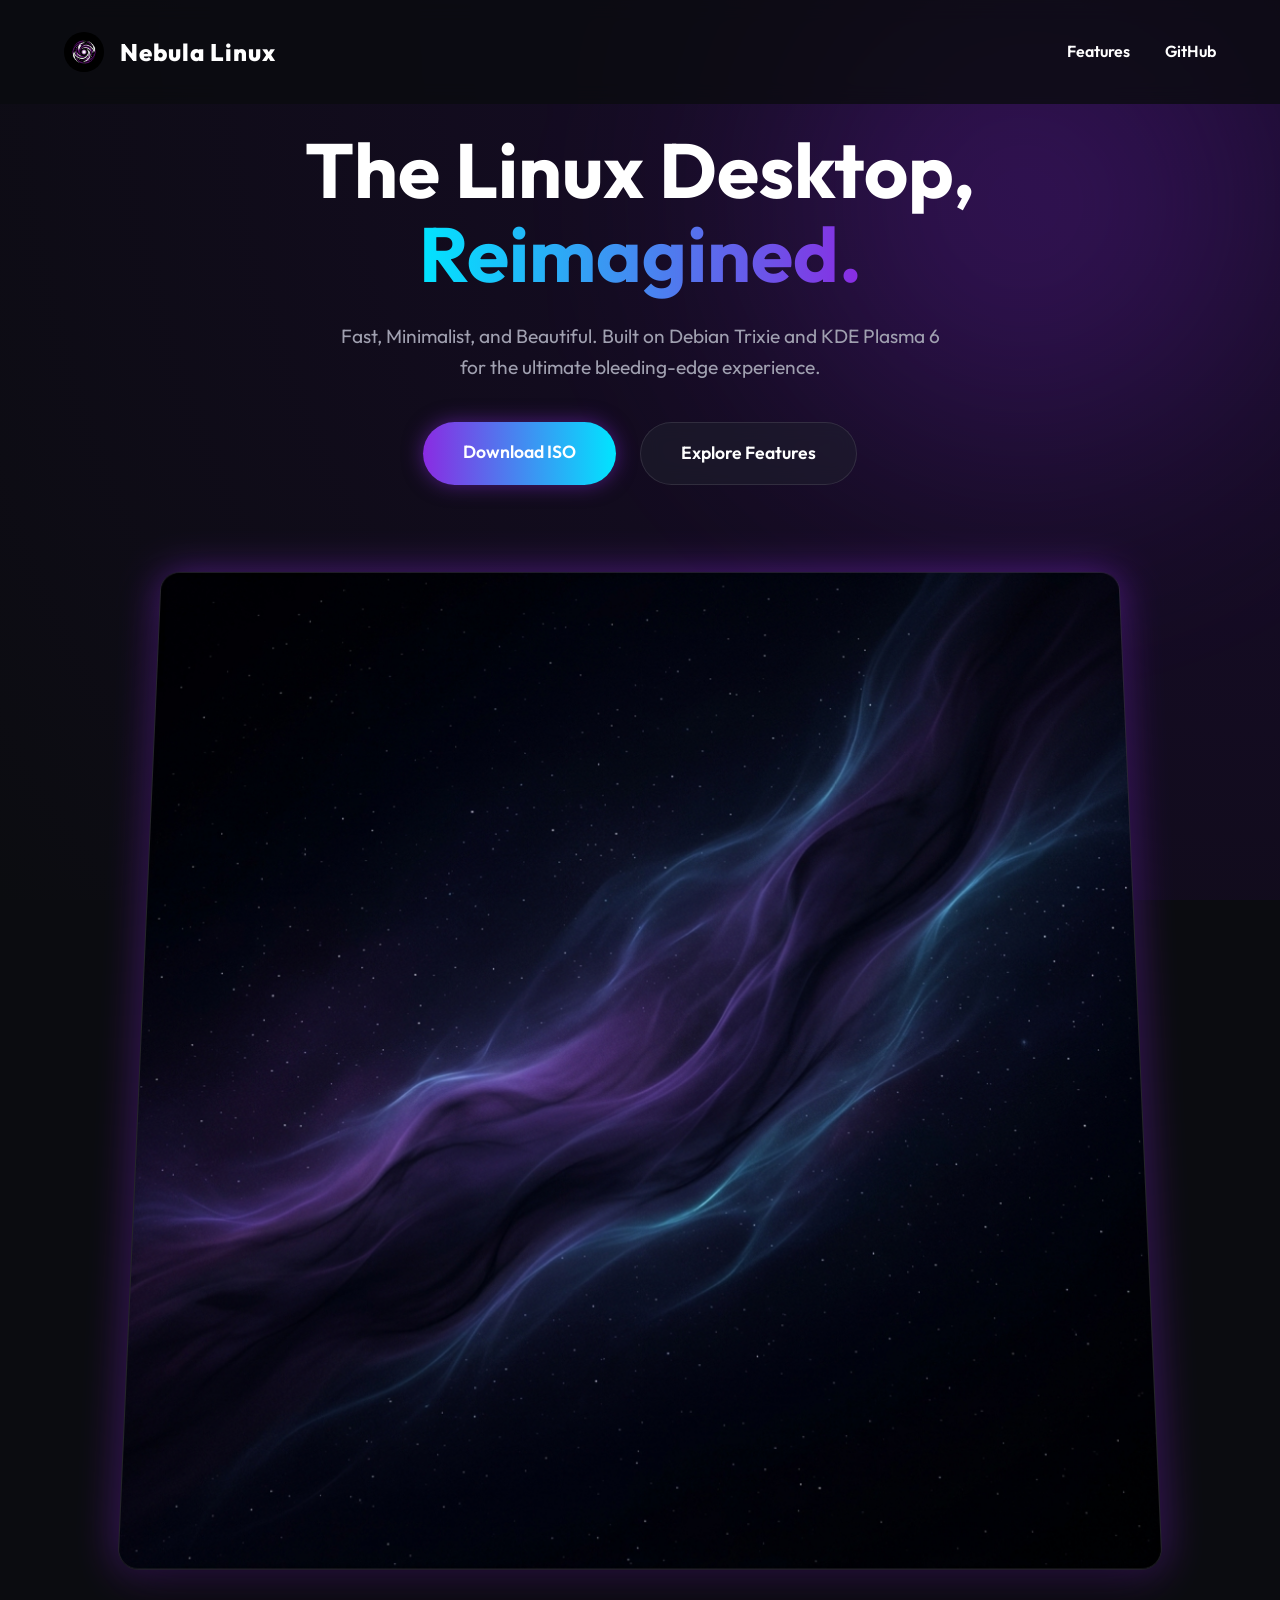
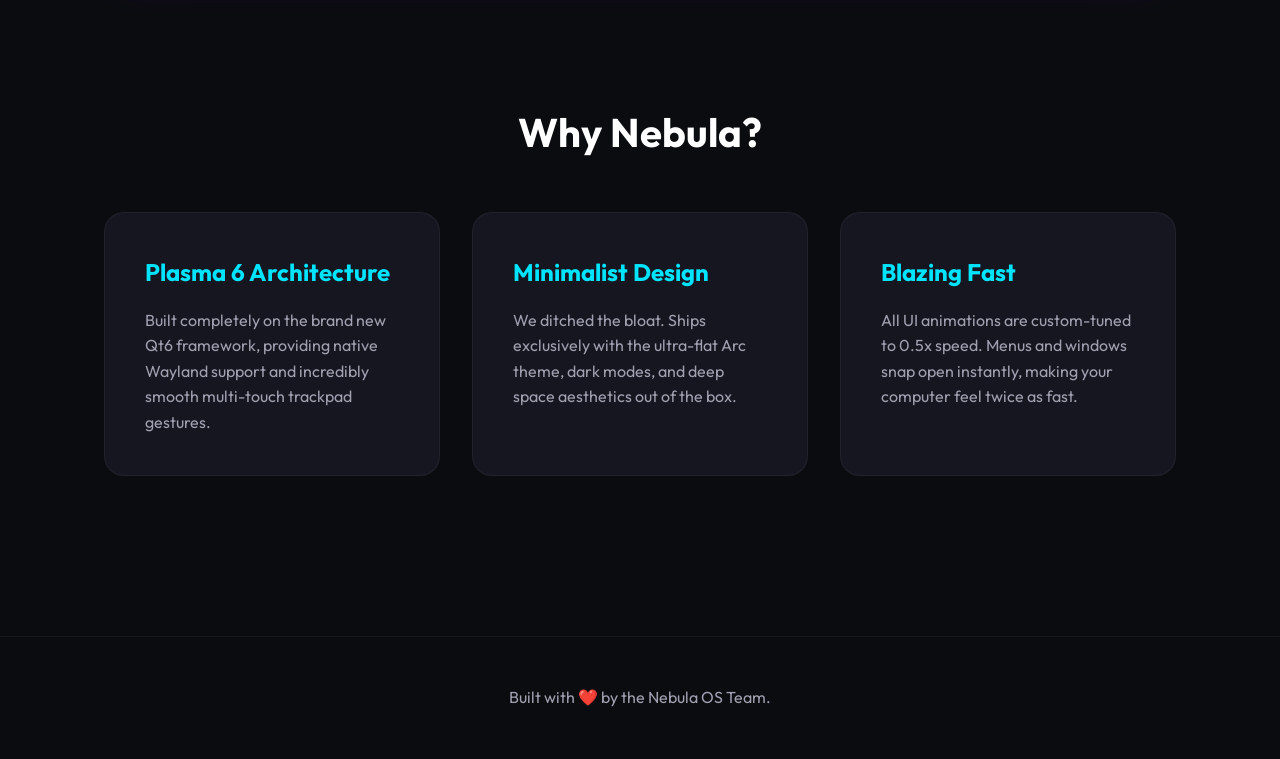
<file: website/index.html>
<!DOCTYPE html>
<html lang="en">
<head>
    <meta charset="UTF-8">
    <meta name="viewport" content="width=device-width, initial-scale=1.0">
    <title>Nebula Linux</title>
    <meta name="description" content="Fast, Minimalist, and Beautiful. A bleeding-edge Linux Distribution powered by Debian Trixie and KDE Plasma 6.">
    <link rel="stylesheet" href="style.css">
    <link href="https://fonts.googleapis.com/css2?family=Outfit:wght@300;400;600;800&display=swap" rel="stylesheet">
</head>
<body>
    <div class="background-wrapper">
        <div class="gradient-sphere"></div>
    </div>
    
    <nav>
        <div class="logo">
            <img src="assets/splash.png" alt="Nebula Logo" id="nav-logo">
            <span>Nebula Linux</span>
        </div>
        <div class="links">
            <a href="#features">Features</a>
            <a href="https://github.com/YOUR_USERNAME/nebula-linux" target="_blank">GitHub</a>
        </div>
    </nav>

    <header>
        <div class="hero-content">
            <h1 class="fade-in-up">The Linux Desktop,<br><span class="gradient-text">Reimagined.</span></h1>
            <p class="fade-in-up delay-1">Fast, Minimalist, and Beautiful. Built on Debian Trixie and KDE Plasma 6 for the ultimate bleeding-edge experience.</p>
            <div class="cta-buttons fade-in-up delay-2">
                <a href="#" class="btn-primary" id="download-btn">Download ISO</a>
                <a href="#features" class="btn-secondary">Explore Features</a>
            </div>
        </div>
        <div class="hero-image fade-in-up delay-3">
            <img src="assets/wallpaper.png" alt="Nebula Linux Desktop" class="glass-img">
        </div>
    </header>

    <section id="features" class="features-section">
        <h2 class="section-title">Why Nebula?</h2>
        <div class="grid">
            <div class="card hover-effect">
                <h3>Plasma 6 Architecture</h3>
                <p>Built completely on the brand new Qt6 framework, providing native Wayland support and incredibly smooth multi-touch trackpad gestures.</p>
            </div>
            <div class="card hover-effect">
                <h3>Minimalist Design</h3>
                <p>We ditched the bloat. Ships exclusively with the ultra-flat Arc theme, dark modes, and deep space aesthetics out of the box.</p>
            </div>
            <div class="card hover-effect">
                <h3>Blazing Fast</h3>
                <p>All UI animations are custom-tuned to 0.5x speed. Menus and windows snap open instantly, making your computer feel twice as fast.</p>
            </div>
        </div>
    </section>

    <footer>
        <p>Built with ❤️ by the Nebula OS Team.</p>
    </footer>
</body>
</html>
</file>
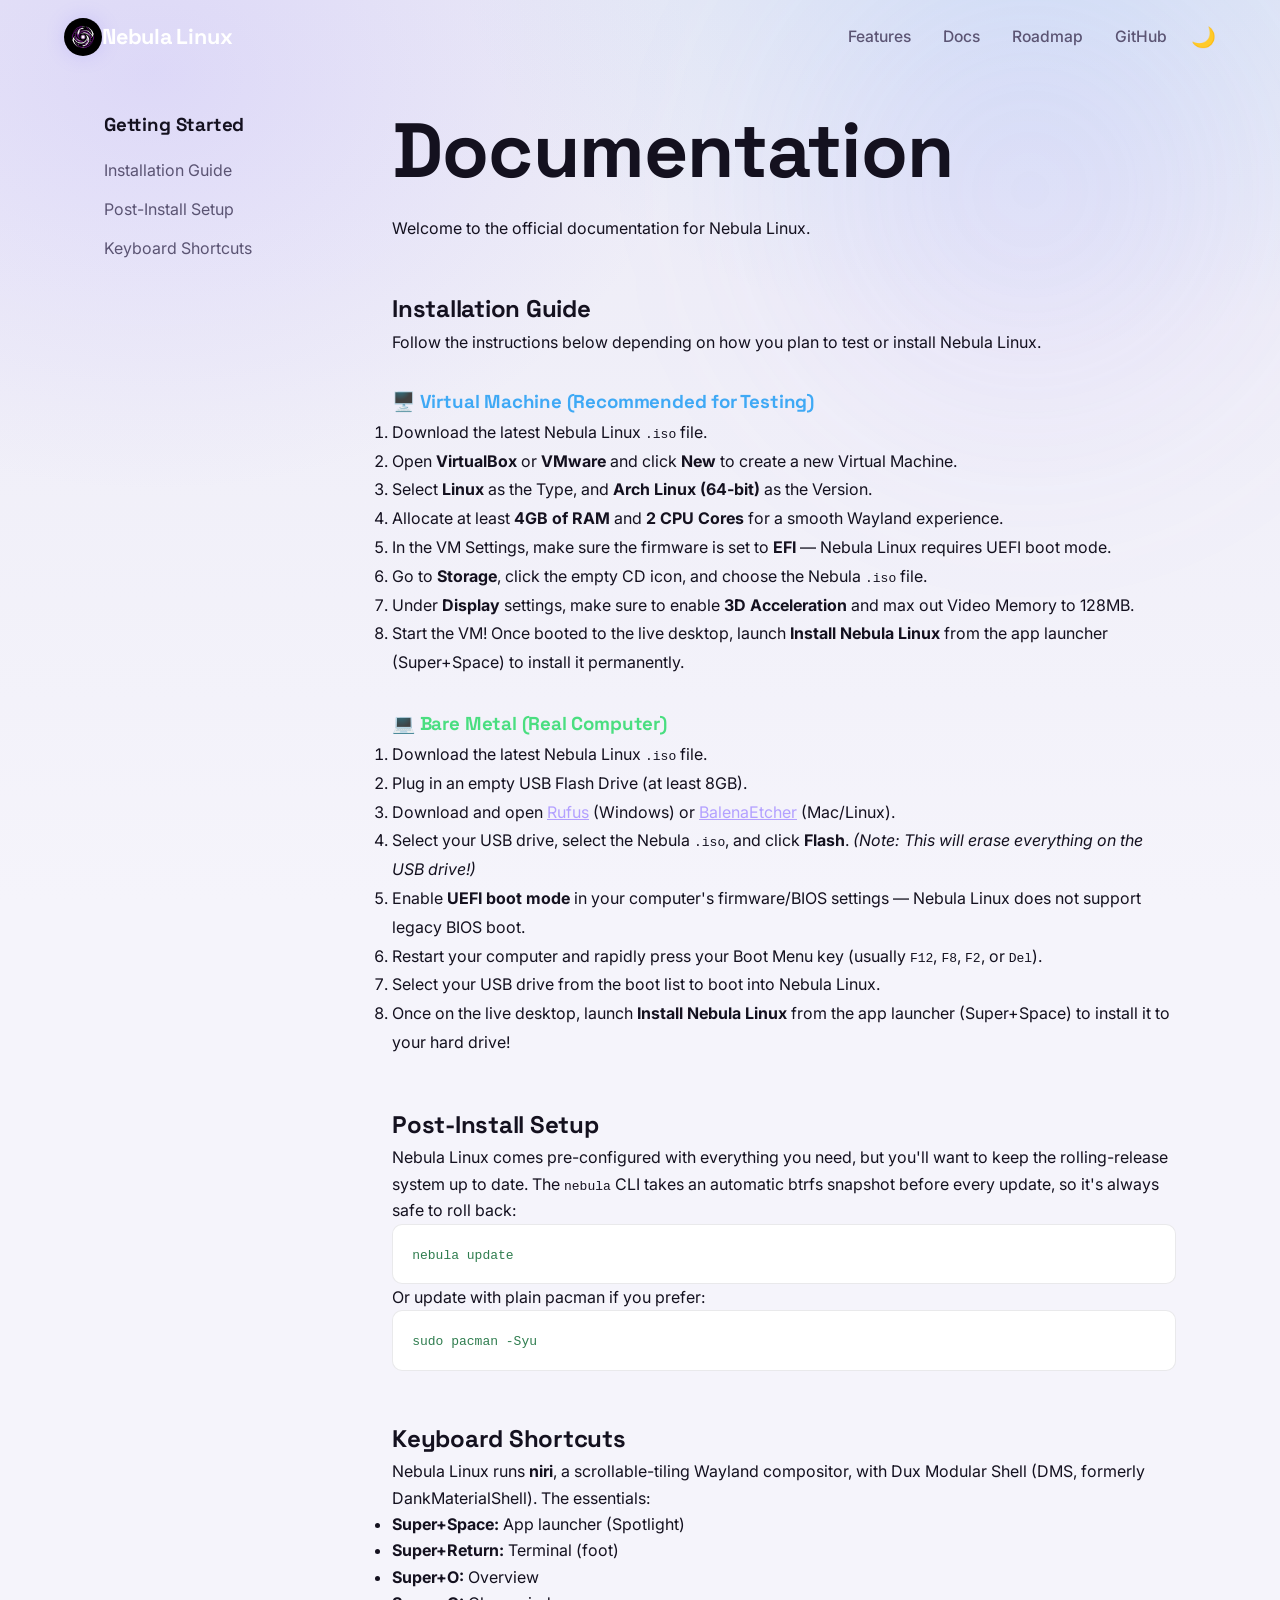
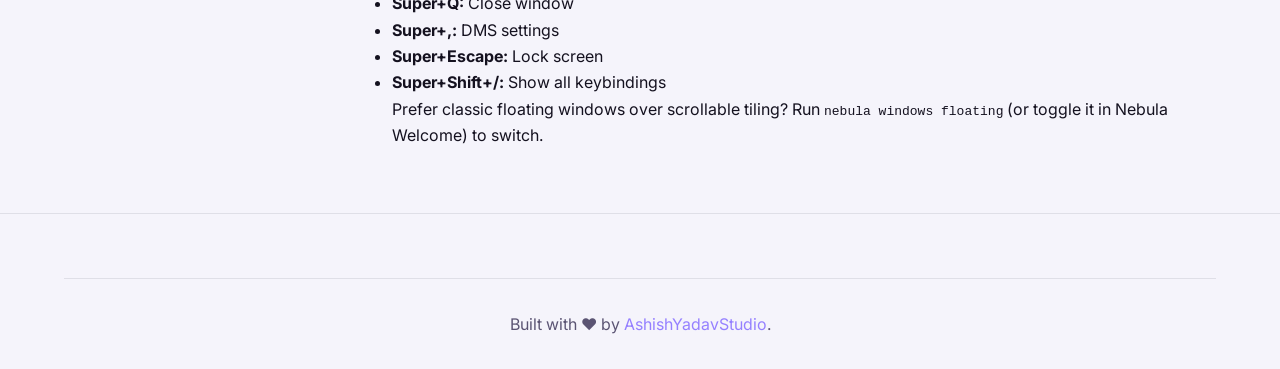
<file: docs/docs.html>
<!DOCTYPE html>
<html lang="en">
<head>
    <meta charset="UTF-8">
    <meta name="viewport" content="width=device-width, initial-scale=1.0">
    <!-- Google tag (gtag.js) -->
    <script async src="https://www.googletagmanager.com/gtag/js?id=G-D0PYKB84EZ"></script>
    <script>
      window.dataLayer = window.dataLayer || [];
      function gtag(){dataLayer.push(arguments);}
      gtag('js', new Date());
      gtag('config', 'G-D0PYKB84EZ');
    </script>
    <title>Documentation - Nebula Linux</title>
    <link rel="stylesheet" href="style.css">
    <link rel="preconnect" href="https://fonts.googleapis.com">
    <link rel="preconnect" href="https://fonts.gstatic.com" crossorigin>
    <link href="https://fonts.googleapis.com/css2?family=Space+Grotesk:wght@400;500;600;700&family=Inter:wght@300;400;500;600&family=JetBrains+Mono:wght@400;600&family=Outfit:wght@300;400;600;800&display=swap" rel="stylesheet">
    <script src="script.js" defer></script>
</head>
<body class="light-mode">
    <div class="background-wrapper">
        <div class="gradient-sphere"></div>
    </div>
    
    <nav>
        <div class="logo">
            <a href="index.html" style="display:flex; align-items:center; text-decoration:none; color:white;">
                <img src="assets/splash.png" alt="Nebula Logo" id="nav-logo">
                <span>Nebula Linux</span>
            </a>
        </div>
        <div class="links">
            <a href="index.html#features">Features</a>
            <a href="docs.html">Docs</a>
            <a href="roadmap.html">Roadmap</a>
            <a href="https://github.com/nebula-linux-os/Nebula-Linux" target="_blank">GitHub</a>
            <button id="theme-toggle" class="theme-btn">☀️</button>
        </div>
    </nav>

    <div class="docs-container">
        <aside class="docs-sidebar">
            <h3>Getting Started</h3>
            <ul>
                <li><a href="#installation">Installation Guide</a></li>
                <li><a href="#post-install">Post-Install Setup</a></li>
                <li><a href="#keybinds">Keyboard Shortcuts</a></li>
            </ul>
        </aside>
        <main class="docs-content">
            <h1>Documentation</h1>
            <p>Welcome to the official documentation for Nebula Linux.</p>

            <section id="installation">
                <h2>Installation Guide</h2>
                <p>Follow the instructions below depending on how you plan to test or install Nebula Linux.</p>

                <h3 style="margin-top: 2rem; color: var(--accent-blue);">🖥️ Virtual Machine (Recommended for Testing)</h3>
                <ol style="line-height: 1.8;">
                    <li>Download the latest Nebula Linux <code>.iso</code> file.</li>
                    <li>Open <strong>VirtualBox</strong> or <strong>VMware</strong> and click <strong>New</strong> to create a new Virtual Machine.</li>
                    <li>Select <strong>Linux</strong> as the Type, and <strong>Arch Linux (64-bit)</strong> as the Version.</li>
                    <li>Allocate at least <strong>4GB of RAM</strong> and <strong>2 CPU Cores</strong> for a smooth Wayland experience.</li>
                    <li>In the VM Settings, make sure the firmware is set to <strong>EFI</strong> — Nebula Linux requires UEFI boot mode.</li>
                    <li>Go to <strong>Storage</strong>, click the empty CD icon, and choose the Nebula <code>.iso</code> file.</li>
                    <li>Under <strong>Display</strong> settings, make sure to enable <strong>3D Acceleration</strong> and max out Video Memory to 128MB.</li>
                    <li>Start the VM! Once booted to the live desktop, launch <strong>Install Nebula Linux</strong> from the app launcher (Super+Space) to install it permanently.</li>
                </ol>

                <h3 style="margin-top: 2rem; color: var(--accent-green);">💻 Bare Metal (Real Computer)</h3>
                <ol style="line-height: 1.8;">
                    <li>Download the latest Nebula Linux <code>.iso</code> file.</li>
                    <li>Plug in an empty USB Flash Drive (at least 8GB).</li>
                    <li>Download and open <a href="https://rufus.ie/" target="_blank" style="color: var(--accent-purple);">Rufus</a> (Windows) or <a href="https://etcher.balena.io/" target="_blank" style="color: var(--accent-purple);">BalenaEtcher</a> (Mac/Linux).</li>
                    <li>Select your USB drive, select the Nebula <code>.iso</code>, and click <strong>Flash</strong>. <em>(Note: This will erase everything on the USB drive!)</em></li>
                    <li>Enable <strong>UEFI boot mode</strong> in your computer's firmware/BIOS settings — Nebula Linux does not support legacy BIOS boot.</li>
                    <li>Restart your computer and rapidly press your Boot Menu key (usually <code>F12</code>, <code>F8</code>, <code>F2</code>, or <code>Del</code>).</li>
                    <li>Select your USB drive from the boot list to boot into Nebula Linux.</li>
                    <li>Once on the live desktop, launch <strong>Install Nebula Linux</strong> from the app launcher (Super+Space) to install it to your hard drive!</li>
                </ol>
            </section>

            <section id="post-install">
                <h2>Post-Install Setup</h2>
                <p>Nebula Linux comes pre-configured with everything you need, but you'll want to keep the rolling-release system up to date. The <code>nebula</code> CLI takes an automatic btrfs snapshot before every update, so it's always safe to roll back:</p>
                <pre><code>nebula update</code></pre>
                <p>Or update with plain pacman if you prefer:</p>
                <pre><code>sudo pacman -Syu</code></pre>
            </section>

            <section id="keybinds">
                <h2>Keyboard Shortcuts</h2>
                <p>Nebula Linux runs <strong>niri</strong>, a scrollable-tiling Wayland compositor, with Dux Modular Shell (DMS, formerly DankMaterialShell). The essentials:</p>
                <ul>
                    <li><strong>Super+Space:</strong> App launcher (Spotlight)</li>
                    <li><strong>Super+Return:</strong> Terminal (foot)</li>
                    <li><strong>Super+O:</strong> Overview</li>
                    <li><strong>Super+Q:</strong> Close window</li>
                    <li><strong>Super+,:</strong> DMS settings</li>
                    <li><strong>Super+Escape:</strong> Lock screen</li>
                    <li><strong>Super+Shift+/:</strong> Show all keybindings</li>
                </ul>
                <p>Prefer classic floating windows over scrollable tiling? Run <code>nebula windows floating</code> (or toggle it in Nebula Welcome) to switch.</p>
            </section>
        </main>
    </div>

    <footer>
        <div class="footer-bottom">
            <p>Built with ❤️ by <a href="https://github.com/AshishYadavStudio" target="_blank">AshishYadavStudio</a>.</p>
        </div>
    </footer>
</body>
</html>
</file>
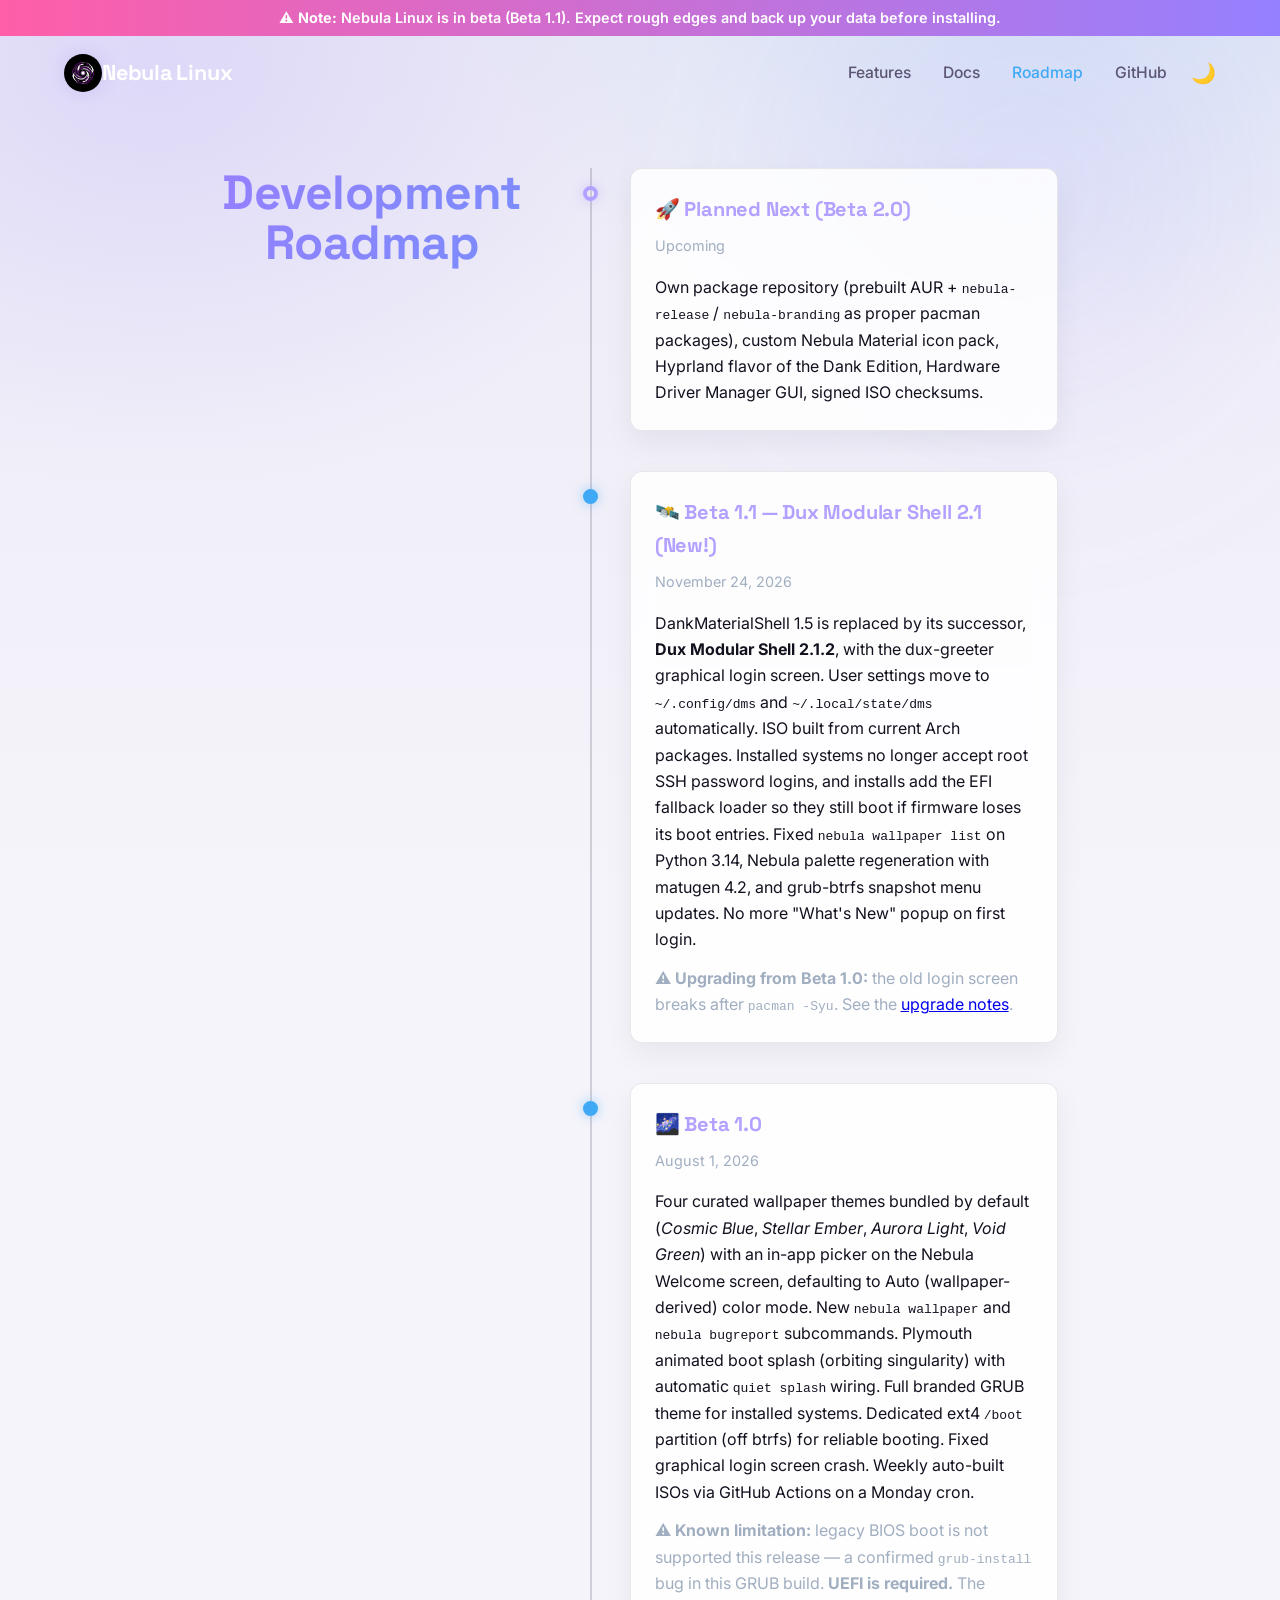
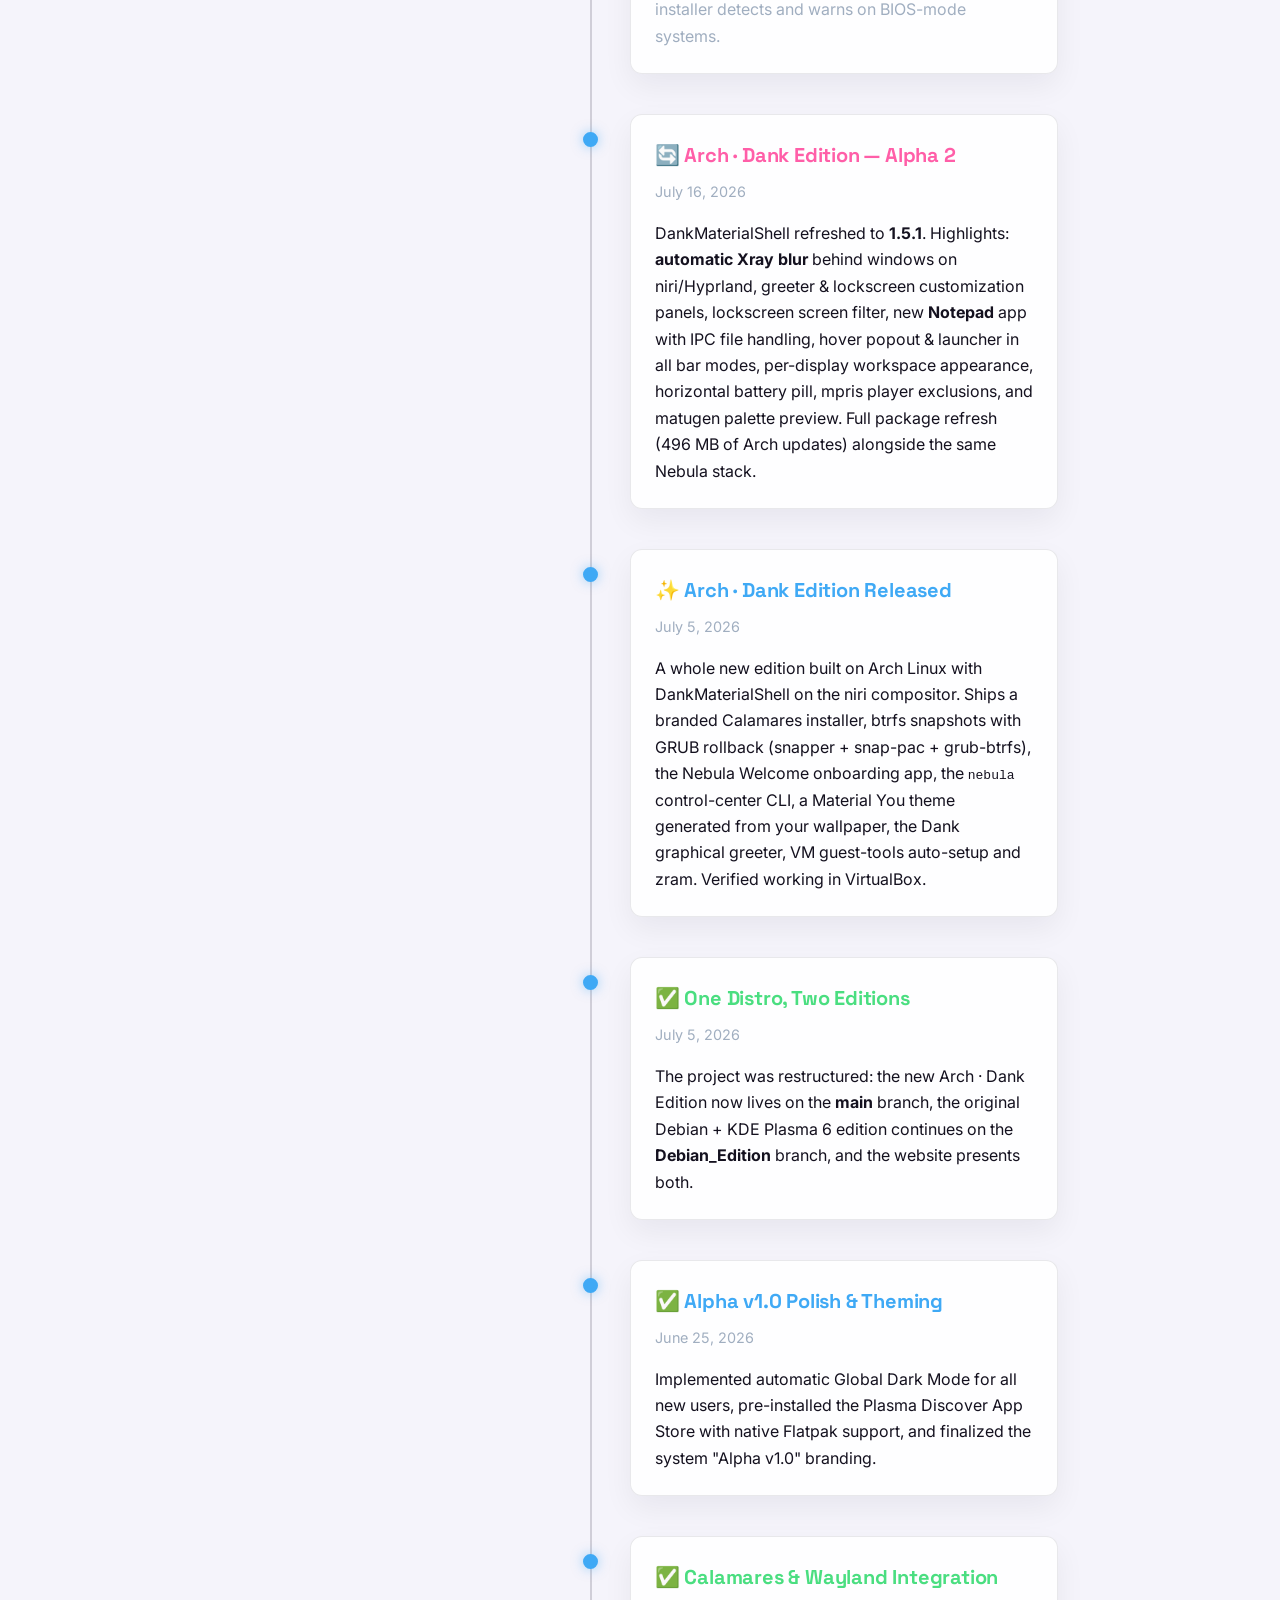
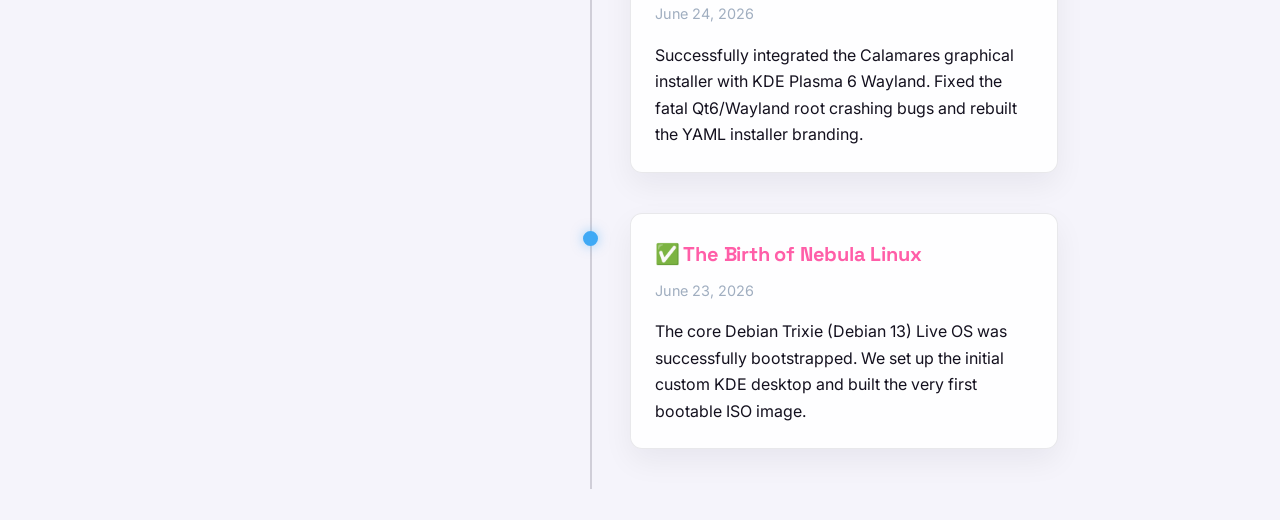
<file: docs/roadmap.html>
<!DOCTYPE html>
<html lang="en">
<head>
    <meta charset="UTF-8">
    <meta name="viewport" content="width=device-width, initial-scale=1.0">
    <!-- Google tag (gtag.js) -->
    <script async src="https://www.googletagmanager.com/gtag/js?id=G-D0PYKB84EZ"></script>
    <script>
      window.dataLayer = window.dataLayer || [];
      function gtag(){dataLayer.push(arguments);}
      gtag('js', new Date());
      gtag('config', 'G-D0PYKB84EZ');
    </script>
    <title>Roadmap - Nebula Linux</title>
    <meta name="description" content="Development roadmap and changelog for Nebula Linux.">
    <link rel="stylesheet" href="style.css">
    <link rel="preconnect" href="https://fonts.googleapis.com">
    <link rel="preconnect" href="https://fonts.gstatic.com" crossorigin>
    <link href="https://fonts.googleapis.com/css2?family=Space+Grotesk:wght@400;500;600;700&family=Inter:wght@300;400;500;600&family=JetBrains+Mono:wght@400;600&family=Outfit:wght@300;400;600;800&display=swap" rel="stylesheet">
    <script src="script.js" defer></script>
</head>
<body class="light-mode">
    <div class="alpha-warning">
        <span class="banner-long">⚠️ <strong>Note:</strong> Nebula Linux is in beta (Beta 1.1). Expect rough edges and back up your data before installing.</span><span class="banner-short">⚠️ <strong>Beta 1.1</strong> · back up your data before installing</span>
    </div>
    <div class="background-wrapper">
        <div class="gradient-sphere"></div>
    </div>
    
    <nav>
        <div class="logo">
            <a href="index.html" style="display:flex; align-items:center; text-decoration:none; color:white;">
                <img src="assets/splash.png" alt="Nebula Logo" id="nav-logo">
                <span>Nebula Linux</span>
            </a>
        </div>
        <div class="links">
            <a href="index.html#features">Features</a>
            <a href="docs.html">Docs</a>
            <a href="roadmap.html" style="color: var(--accent-blue);">Roadmap</a>
            <a href="https://github.com/nebula-linux-os/Nebula-Linux" target="_blank">GitHub</a>
            <button id="theme-toggle" class="theme-btn">☀️</button>
        </div>
    </nav>

    <div class="docs-container" style="max-width: 900px; margin: 0 auto; margin-top: 100px; padding: 2rem; position: relative; z-index: 10;">
        <h1 class="gradient-text" style="font-size: 3rem; text-align: center; margin-bottom: 3rem;">Development Roadmap</h1>
        
        <div class="timeline">
            <!-- Planned -->
            <div class="timeline-item planned">
                <div class="timeline-marker"></div>
                <div class="timeline-content glass-card">
                    <h3 style="color: var(--accent-purple);">🚀 Planned Next (Beta 2.0)</h3>
                    <span class="timeline-date" style="color: #a0aec0; font-size: 0.9rem; margin-bottom: 1rem; display: block;">Upcoming</span>
                    <p style="color: var(--text-color);">Own package repository (prebuilt AUR + <code>nebula-release</code> / <code>nebula-branding</code> as proper pacman packages), custom Nebula Material icon pack, Hyprland flavor of the Dank Edition, Hardware Driver Manager GUI, signed ISO checksums.</p>
                </div>
            </div>

            <!-- Beta 1.1: Dux Modular Shell 2.1 -->
            <div class="timeline-item completed">
                <div class="timeline-marker"></div>
                <div class="timeline-content glass-card">
                    <h3 style="color: var(--accent-purple);">🛰️ Beta 1.1 — Dux Modular Shell 2.1 (New!)</h3>
                    <span class="timeline-date" style="color: #a0aec0; font-size: 0.9rem; margin-bottom: 1rem; display: block;">November 24, 2026</span>
                    <p style="color: var(--text-color);">DankMaterialShell 1.5 is replaced by its successor, <strong>Dux Modular Shell 2.1.2</strong>, with the dux-greeter graphical login screen. User settings move to <code>~/.config/dms</code> and <code>~/.local/state/dms</code> automatically. ISO built from current Arch packages. Installed systems no longer accept root SSH password logins, and installs add the EFI fallback loader so they still boot if firmware loses its boot entries. Fixed <code>nebula wallpaper list</code> on Python 3.14, Nebula palette regeneration with matugen 4.2, and grub-btrfs snapshot menu updates. No more "What's New" popup on first login.</p>
                    <p style="color: #a0aec0; margin-top: 0.75rem;">⚠️ <strong>Upgrading from Beta 1.0:</strong> the old login screen breaks after <code>pacman -Syu</code>. See the <a href="https://github.com/nebula-linux-os/Nebula-Linux/releases/tag/arch-beta-1.1" target="_blank">upgrade notes</a>.</p>
                </div>
            </div>

            <!-- Beta 1.0 -->
            <div class="timeline-item completed">
                <div class="timeline-marker"></div>
                <div class="timeline-content glass-card">
                    <h3 style="color: var(--accent-purple);">🌌 Beta 1.0</h3>
                    <span class="timeline-date" style="color: #a0aec0; font-size: 0.9rem; margin-bottom: 1rem; display: block;">August 1, 2026</span>
                    <p style="color: var(--text-color);">Four curated wallpaper themes bundled by default (<em>Cosmic Blue</em>, <em>Stellar Ember</em>, <em>Aurora Light</em>, <em>Void Green</em>) with an in-app picker on the Nebula Welcome screen, defaulting to Auto (wallpaper-derived) color mode. New <code>nebula wallpaper</code> and <code>nebula bugreport</code> subcommands. Plymouth animated boot splash (orbiting singularity) with automatic <code>quiet splash</code> wiring. Full branded GRUB theme for installed systems. Dedicated ext4 <code>/boot</code> partition (off btrfs) for reliable booting. Fixed graphical login screen crash. Weekly auto-built ISOs via GitHub Actions on a Monday cron.</p>
                    <p style="color: #a0aec0; margin-top: 0.75rem;">⚠️ <strong>Known limitation:</strong> legacy BIOS boot is not supported this release — a confirmed <code>grub-install</code> bug in this GRUB build. <strong>UEFI is required.</strong> The installer detects and warns on BIOS-mode systems.</p>
                </div>
            </div>

            <!-- Alpha 2: DMS 1.5.1 refresh -->
            <div class="timeline-item completed">
                <div class="timeline-marker"></div>
                <div class="timeline-content glass-card">
                    <h3 style="color: var(--accent-pink);">🔄 Arch · Dank Edition — Alpha 2</h3>
                    <span class="timeline-date" style="color: #a0aec0; font-size: 0.9rem; margin-bottom: 1rem; display: block;">July 16, 2026</span>
                    <p style="color: var(--text-color);">DankMaterialShell refreshed to <strong>1.5.1</strong>. Highlights: <strong>automatic Xray blur</strong> behind windows on niri/Hyprland, greeter &amp; lockscreen customization panels, lockscreen screen filter, new <strong>Notepad</strong> app with IPC file handling, hover popout &amp; launcher in all bar modes, per-display workspace appearance, horizontal battery pill, mpris player exclusions, and matugen palette preview. Full package refresh (496 MB of Arch updates) alongside the same Nebula stack.</p>
                </div>
            </div>

            <!-- Arch edition initial -->
            <div class="timeline-item completed">
                <div class="timeline-marker"></div>
                <div class="timeline-content glass-card">
                    <h3 style="color: var(--accent-blue);">✨ Arch · Dank Edition Released</h3>
                    <span class="timeline-date" style="color: #a0aec0; font-size: 0.9rem; margin-bottom: 1rem; display: block;">July 5, 2026</span>
                    <p style="color: var(--text-color);">A whole new edition built on Arch Linux with DankMaterialShell on the niri compositor. Ships a branded Calamares installer, btrfs snapshots with GRUB rollback (snapper + snap-pac + grub-btrfs), the Nebula Welcome onboarding app, the <code>nebula</code> control-center CLI, a Material You theme generated from your wallpaper, the Dank graphical greeter, VM guest-tools auto-setup and zram. Verified working in VirtualBox.</p>
                </div>
            </div>

            <div class="timeline-item completed">
                <div class="timeline-marker"></div>
                <div class="timeline-content glass-card">
                    <h3 style="color: var(--accent-green);">✅ One Distro, Two Editions</h3>
                    <span class="timeline-date" style="color: #a0aec0; font-size: 0.9rem; margin-bottom: 1rem; display: block;">July 5, 2026</span>
                    <p style="color: var(--text-color);">The project was restructured: the new Arch · Dank Edition now lives on the <strong>main</strong> branch, the original Debian + KDE Plasma 6 edition continues on the <strong>Debian_Edition</strong> branch, and the website presents both.</p>
                </div>
            </div>

            <!-- Today -->
            <div class="timeline-item completed">
                <div class="timeline-marker"></div>
                <div class="timeline-content glass-card">
                    <h3 style="color: var(--accent-blue);">✅ Alpha v1.0 Polish & Theming</h3>
                    <span class="timeline-date" style="color: #a0aec0; font-size: 0.9rem; margin-bottom: 1rem; display: block;">June 25, 2026</span>
                    <p style="color: var(--text-color);">Implemented automatic Global Dark Mode for all new users, pre-installed the Plasma Discover App Store with native Flatpak support, and finalized the system "Alpha v1.0" branding.</p>
                </div>
            </div>

            <div class="timeline-item completed">
                <div class="timeline-marker"></div>
                <div class="timeline-content glass-card">
                    <h3 style="color: var(--accent-green);">✅ Calamares & Wayland Integration</h3>
                    <span class="timeline-date" style="color: #a0aec0; font-size: 0.9rem; margin-bottom: 1rem; display: block;">June 24, 2026</span>
                    <p style="color: var(--text-color);">Successfully integrated the Calamares graphical installer with KDE Plasma 6 Wayland. Fixed the fatal Qt6/Wayland root crashing bugs and rebuilt the YAML installer branding.</p>
                </div>
            </div>

            <div class="timeline-item completed">
                <div class="timeline-marker"></div>
                <div class="timeline-content glass-card">
                    <h3 style="color: var(--accent-pink);">✅ The Birth of Nebula Linux</h3>
                    <span class="timeline-date" style="color: #a0aec0; font-size: 0.9rem; margin-bottom: 1rem; display: block;">June 23, 2026</span>
                    <p style="color: var(--text-color);">The core Debian Trixie (Debian 13) Live OS was successfully bootstrapped. We set up the initial custom KDE desktop and built the very first bootable ISO image.</p>
                </div>
            </div>
        </div>
    </div>
</body>
</html>
</file>
<file: website/style.css>
:root {
    --bg-color: #0b0c10;
    --surface-color: rgba(30, 30, 46, 0.6);
    --text-primary: #ffffff;
    --text-secondary: #a0a0b0;
    --accent: #8a2be2;
    --accent-glow: rgba(138, 43, 226, 0.5);
    --cyan: #00e5ff;
}

* {
    margin: 0;
    padding: 0;
    box-sizing: border-box;
    font-family: 'Outfit', sans-serif;
}

body {
    background-color: var(--bg-color);
    color: var(--text-primary);
    overflow-x: hidden;
    line-height: 1.6;
}

.background-wrapper {
    position: fixed;
    top: 0;
    left: 0;
    width: 100vw;
    height: 100vh;
    z-index: -1;
    overflow: hidden;
    background: radial-gradient(circle at top right, #1a0b2e, #0b0c10);
}

.gradient-sphere {
    position: absolute;
    top: -20%;
    right: -10%;
    width: 60vw;
    height: 60vw;
    background: radial-gradient(circle, var(--accent-glow) 0%, transparent 70%);
    filter: blur(100px);
    opacity: 0.6;
    animation: pulse 10s infinite alternate;
}

@keyframes pulse {
    0% { transform: scale(1); opacity: 0.5; }
    100% { transform: scale(1.1); opacity: 0.8; }
}

nav {
    display: flex;
    justify-content: space-between;
    align-items: center;
    padding: 2rem 5%;
    background: rgba(11, 12, 16, 0.8);
    backdrop-filter: blur(10px);
    position: fixed;
    width: 100%;
    top: 0;
    z-index: 100;
}

.logo {
    display: flex;
    align-items: center;
    gap: 1rem;
    font-size: 1.5rem;
    font-weight: 800;
    letter-spacing: 1px;
}

#nav-logo {
    height: 40px;
    width: 40px;
    object-fit: cover;
    border-radius: 50%;
}

.links a {
    color: var(--text-primary);
    text-decoration: none;
    margin-left: 2rem;
    font-weight: 600;
    transition: color 0.3s ease;
}

.links a:hover {
    color: var(--cyan);
}

header {
    min-height: 100vh;
    display: flex;
    flex-direction: column;
    align-items: center;
    justify-content: center;
    text-align: center;
    padding: 8rem 5% 4rem;
}

.hero-content {
    max-width: 800px;
    z-index: 10;
}

h1 {
    font-size: clamp(3rem, 6vw, 5.5rem);
    line-height: 1.1;
    margin-bottom: 1.5rem;
}

.gradient-text {
    background: linear-gradient(90deg, var(--cyan), var(--accent));
    -webkit-background-clip: text;
    -webkit-text-fill-color: transparent;
}

header p {
    font-size: 1.2rem;
    color: var(--text-secondary);
    margin-bottom: 2.5rem;
    max-width: 600px;
    margin-left: auto;
    margin-right: auto;
}

.cta-buttons {
    display: flex;
    gap: 1.5rem;
    justify-content: center;
    margin-bottom: 4rem;
}

.btn-primary, .btn-secondary {
    padding: 1rem 2.5rem;
    border-radius: 50px;
    text-decoration: none;
    font-weight: 600;
    font-size: 1.1rem;
    transition: all 0.3s ease;
}

.btn-primary {
    background: linear-gradient(90deg, var(--accent), var(--cyan));
    color: white;
    box-shadow: 0 0 20px var(--accent-glow);
}

.btn-primary:hover {
    transform: translateY(-3px);
    box-shadow: 0 5px 30px rgba(0, 229, 255, 0.6);
}

.btn-secondary {
    background: var(--surface-color);
    color: var(--text-primary);
    border: 1px solid rgba(255, 255, 255, 0.1);
    backdrop-filter: blur(10px);
}

.btn-secondary:hover {
    background: rgba(255, 255, 255, 0.1);
    transform: translateY(-3px);
}

.hero-image {
    width: 100%;
    max-width: 1000px;
    margin: 0 auto;
    perspective: 1000px;
}

.glass-img {
    width: 100%;
    border-radius: 20px;
    box-shadow: 0 25px 50px -12px rgba(0, 0, 0, 0.5), 0 0 40px var(--accent-glow);
    border: 1px solid rgba(255,255,255,0.1);
    transform: rotateX(5deg);
    transition: transform 0.5s ease;
}

.glass-img:hover {
    transform: rotateX(0deg) scale(1.02);
}

.features-section {
    padding: 5rem 5%;
    max-width: 1200px;
    margin: 0 auto;
}

.section-title {
    text-align: center;
    font-size: 2.5rem;
    margin-bottom: 3rem;
}

.grid {
    display: grid;
    grid-template-columns: repeat(auto-fit, minmax(300px, 1fr));
    gap: 2rem;
}

.card {
    background: var(--surface-color);
    border: 1px solid rgba(255,255,255,0.05);
    border-radius: 20px;
    padding: 2.5rem;
    backdrop-filter: blur(10px);
    transition: transform 0.3s ease, background 0.3s ease;
    position: relative;
    overflow: hidden;
}

.card:hover {
    transform: translateY(-10px);
    background: rgba(40, 40, 60, 0.8);
    border: 1px solid rgba(255,255,255,0.1);
}

.card h3 {
    font-size: 1.5rem;
    margin-bottom: 1rem;
    color: var(--cyan);
}

.card p {
    color: var(--text-secondary);
}

footer {
    text-align: center;
    padding: 3rem;
    border-top: 1px solid rgba(255,255,255,0.05);
    color: var(--text-secondary);
    margin-top: 5rem;
}

/* Animations */
.fade-in-up {
    opacity: 0;
    transform: translateY(30px);
    animation: fadeInUp 0.8s ease forwards;
}

.delay-1 { animation-delay: 0.2s; }
.delay-2 { animation-delay: 0.4s; }
.delay-3 { animation-delay: 0.6s; }

@keyframes fadeInUp {
    to {
        opacity: 1;
        transform: translateY(0);
    }
}
</file>
<file: docs/style.css>
/* ============================================================
   Nebula Linux — website theme
   Palette derived from the distro logo gradient (violet→blue→pink)
   ============================================================ */
:root {
    --bg: #07060f;
    --bg-2: #0d0b1a;
    --surface: rgba(24, 20, 42, 0.55);
    --surface-solid: #14111f;
    --border: rgba(255, 255, 255, 0.08);
    --border-strong: rgba(255, 255, 255, 0.16);

    --text-primary: #f2eeff;
    --text-secondary: #a89fc9;

    --violet: #9580ff;
    --blue: #3fa9f5;
    --pink: #ff5ea8;
    --cyan: #4fd6e0;

    --accent: var(--violet);
    --accent-glow: rgba(149, 128, 255, 0.45);

    /* named accents used by roadmap.html inline styles */
    --accent-purple: #b3a0ff;
    --accent-blue: #3fa9f5;
    --accent-green: #4ade80;
    --accent-pink: #ff5ea8;

    --grad: linear-gradient(135deg, #9580ff 0%, #3fa9f5 100%);
    --grad-tri: linear-gradient(120deg, #9580ff 0%, #3fa9f5 50%, #ff5ea8 100%);

    --font-display: 'Space Grotesk', 'Outfit', sans-serif;
    --font-body: 'Inter', 'Outfit', sans-serif;

    --radius: 18px;
    --maxw: 1200px;
}

* {
    margin: 0;
    padding: 0;
    box-sizing: border-box;
}

html { scroll-behavior: smooth; scroll-padding-top: 90px; }

body {
    background-color: var(--bg);
    color: var(--text-primary);
    font-family: var(--font-body);
    overflow-x: hidden;
    line-height: 1.65;
    -webkit-font-smoothing: antialiased;
}

h1, h2, h3, h4, .logo, .btn-primary, .btn-secondary, .section-title {
    font-family: var(--font-display);
    letter-spacing: -0.01em;
}

/* ---- Animated nebula background --------------------------------- */
.background-wrapper {
    position: fixed;
    inset: 0;
    z-index: -1;
    overflow: hidden;
    background:
        radial-gradient(1100px 700px at 82% -8%, rgba(63, 169, 245, 0.20), transparent 60%),
        radial-gradient(900px 700px at 12% 8%, rgba(149, 128, 255, 0.24), transparent 60%),
        radial-gradient(1000px 800px at 60% 108%, rgba(255, 94, 168, 0.14), transparent 60%),
        linear-gradient(180deg, var(--bg-2), var(--bg));
}

.gradient-sphere {
    position: absolute;
    top: -18%;
    right: -8%;
    width: 55vw;
    height: 55vw;
    background: radial-gradient(circle, var(--accent-glow) 0%, transparent 68%);
    filter: blur(90px);
    opacity: 0.55;
    animation: float 14s ease-in-out infinite alternate;
}

@keyframes float {
    0%   { transform: translate(0, 0) scale(1); opacity: 0.45; }
    100% { transform: translate(-4%, 4%) scale(1.12); opacity: 0.7; }
}

/* ---- Navbar ----------------------------------------------------- */
nav {
    display: flex;
    justify-content: space-between;
    align-items: center;
    padding: 1.1rem 5%;
    position: fixed;
    width: 100%;
    top: 0;
    z-index: 100;
    transition: padding 0.3s ease, background 0.3s ease, border-color 0.3s ease;
    border-bottom: 1px solid transparent;
}
nav.scrolled {
    padding: 0.7rem 5%;
    background: rgba(9, 8, 18, 0.82);
    backdrop-filter: blur(16px);
    border-bottom: 1px solid var(--border);
}

.logo {
    display: flex;
    align-items: center;
    gap: 0.75rem;
    font-size: 1.35rem;
    font-weight: 700;
}
#nav-logo {
    height: 38px;
    width: 38px;
    object-fit: cover;
    border-radius: 50%;
    box-shadow: 0 0 18px var(--accent-glow);
}

.links { display: flex; align-items: center; }
.links a {
    color: var(--text-secondary);
    text-decoration: none;
    margin-left: 2rem;
    font-family: var(--font-body);
    font-weight: 500;
    font-size: 0.98rem;
    transition: color 0.25s ease;
}
.links a:hover { color: var(--text-primary); }

.theme-btn {
    background: none;
    border: none;
    font-size: 1.25rem;
    cursor: pointer;
    margin-left: 1.5rem;
    transition: transform 0.3s;
}
.theme-btn:hover { transform: scale(1.15) rotate(12deg); }

/* ---- Hero ------------------------------------------------------- */
header {
    min-height: 100vh;
    display: flex;
    flex-direction: column;
    align-items: center;
    justify-content: center;
    text-align: center;
    padding: 9rem 5% 4rem;
}
.hero-content { max-width: 820px; z-index: 10; }

.hero-badge {
    display: inline-flex;
    align-items: center;
    gap: 0.5rem;
    padding: 0.4rem 1rem;
    border-radius: 999px;
    background: rgba(149, 128, 255, 0.12);
    border: 1px solid rgba(149, 128, 255, 0.3);
    color: var(--text-primary);
    font-size: 0.82rem;
    font-weight: 500;
    margin-bottom: 1.8rem;
}
.hero-badge .dot-live {
    width: 8px; height: 8px; border-radius: 50%;
    background: var(--accent-green);
    box-shadow: 0 0 10px var(--accent-green);
    animation: livepulse 2s infinite;
}
@keyframes livepulse { 0%,100% { opacity: 1; } 50% { opacity: 0.35; } }

/* Big current-release callout at the top of the hero */
.release-hero {
    display: flex;
    flex-direction: column;
    align-items: center;
    gap: 0.6rem;
    max-width: 760px;
    margin: 0 auto 2.5rem;
    padding: 1.8rem 2rem 1.6rem;
    border-radius: 28px;
    background: rgba(149, 128, 255, 0.10);
    border: 1px solid rgba(149, 128, 255, 0.35);
    box-shadow: 0 0 60px -18px var(--accent-glow);
    color: var(--text-primary);
    text-decoration: none;
    transition: transform 0.3s, box-shadow 0.3s;
}
.release-hero:hover { transform: translateY(-3px); box-shadow: 0 0 80px -14px var(--accent-glow); }
.release-kicker {
    display: inline-flex;
    align-items: center;
    gap: 0.5rem;
    font-size: 0.85rem;
    font-weight: 600;
    letter-spacing: 0.08em;
    text-transform: uppercase;
    color: var(--text-secondary);
}
.release-kicker .dot-live {
    width: 9px; height: 9px; border-radius: 50%;
    background: var(--accent-green);
    box-shadow: 0 0 10px var(--accent-green);
    animation: livepulse 2s infinite;
}
.release-version {
    font-family: var(--font-display);
    font-size: clamp(3.5rem, 11vw, 7.5rem);
    font-weight: 800;
    line-height: 1;
    white-space: nowrap;
    letter-spacing: -0.03em;
}
.release-sub { font-size: 1.05rem; color: var(--text-secondary); }
.release-link { font-size: 0.95rem; font-weight: 600; color: var(--accent-blue); }
body.light-mode .release-hero { background: rgba(149, 128, 255, 0.08); }
@media (max-width: 768px) {
    .release-hero { padding: 1.4rem 1.2rem 1.3rem; border-radius: 22px; }
    .release-sub { font-size: 0.95rem; }
}

h1 {
    font-size: clamp(2.8rem, 6vw, 5rem);
    line-height: 1.05;
    font-weight: 700;
    margin-bottom: 1.5rem;
}
.gradient-text {
    background: var(--grad-tri);
    -webkit-background-clip: text;
    background-clip: text;
    -webkit-text-fill-color: transparent;
}
header p {
    font-size: 1.15rem;
    color: var(--text-secondary);
    margin: 0 auto 2.5rem;
    max-width: 620px;
}

.cta-buttons {
    display: flex;
    gap: 1rem;
    justify-content: center;
    margin-bottom: 4rem;
    flex-wrap: wrap;
}
.btn-primary, .btn-secondary {
    padding: 0.9rem 2.1rem;
    border-radius: 12px;
    text-decoration: none;
    font-weight: 600;
    font-size: 1rem;
    transition: all 0.25s ease;
    display: inline-block;
}
.btn-primary {
    background: var(--grad);
    color: #fff;
    box-shadow: 0 8px 24px -6px var(--accent-glow);
}
.btn-primary:hover {
    transform: translateY(-3px);
    box-shadow: 0 12px 32px -6px rgba(63, 169, 245, 0.55);
}
.btn-secondary {
    background: rgba(255, 255, 255, 0.04);
    color: var(--text-primary);
    border: 1px solid var(--border-strong);
    backdrop-filter: blur(10px);
}
.btn-secondary:hover {
    background: rgba(255, 255, 255, 0.09);
    transform: translateY(-3px);
}

.hero-image { width: 100%; max-width: 1000px; margin: 0 auto; perspective: 1400px; }
.glass-img {
    width: 100%;
    border-radius: var(--radius);
    box-shadow: 0 40px 80px -20px rgba(0, 0, 0, 0.7), 0 0 60px -10px var(--accent-glow);
    border: 1px solid var(--border-strong);
    transform: rotateX(6deg);
    transition: transform 0.5s ease;
}
.glass-img:hover { transform: rotateX(0deg) scale(1.015); }

/* ---- Sections --------------------------------------------------- */
.features-section {
    padding: 5.5rem 5%;
    max-width: var(--maxw);
    margin: 0 auto;
}
.section-title {
    text-align: center;
    font-size: clamp(2rem, 4vw, 2.8rem);
    font-weight: 700;
    margin-bottom: 3rem;
    position: relative;
}
.section-title::after {
    content: "";
    display: block;
    width: 60px; height: 3px;
    margin: 1rem auto 0;
    border-radius: 3px;
    background: var(--grad);
}

.grid {
    display: grid;
    grid-template-columns: repeat(auto-fit, minmax(300px, 1fr));
    gap: 1.5rem;
}

.card {
    background: var(--surface);
    border: 1px solid var(--border);
    border-radius: var(--radius);
    padding: 2.2rem;
    backdrop-filter: blur(12px);
    transition: transform 0.3s ease, border-color 0.3s ease, box-shadow 0.3s ease;
    position: relative;
    overflow: hidden;
}
.card::before {
    content: "";
    position: absolute;
    inset: 0;
    border-radius: inherit;
    padding: 1px;
    background: linear-gradient(135deg, rgba(149,128,255,0.5), transparent 40%);
    -webkit-mask: linear-gradient(#000 0 0) content-box, linear-gradient(#000 0 0);
    -webkit-mask-composite: xor;
    mask-composite: exclude;
    opacity: 0;
    transition: opacity 0.3s ease;
}
.card:hover {
    transform: translateY(-8px);
    border-color: var(--border-strong);
    box-shadow: 0 24px 50px -20px rgba(0, 0, 0, 0.7);
}
.card:hover::before { opacity: 1; }
.card h3 {
    font-size: 1.3rem;
    margin-bottom: 0.8rem;
    color: var(--text-primary);
}
.card p { color: var(--text-secondary); }
.card code, .edition-list code {
    background: rgba(149, 128, 255, 0.14);
    color: #cbb8ff;
    padding: 0.1em 0.4em;
    border-radius: 6px;
    font-size: 0.9em;
    font-family: 'JetBrains Mono', 'Courier New', monospace;
}

/* ---- Editions --------------------------------------------------- */
.editions-grid {
    display: grid;
    grid-template-columns: repeat(auto-fit, minmax(320px, 1fr));
    gap: 1.75rem;
    max-width: 1050px;
    margin: 0 auto;
}
.edition-card {
    position: relative;
    display: flex;
    flex-direction: column;
    padding-top: 3rem;
}
.edition-badge {
    position: absolute;
    top: 1.4rem;
    right: 1.4rem;
    padding: 0.28rem 0.9rem;
    border-radius: 999px;
    font-size: 0.72rem;
    font-weight: 600;
    letter-spacing: 0.08em;
    text-transform: uppercase;
    background: rgba(79, 214, 224, 0.14);
    color: var(--cyan);
    border: 1px solid rgba(79, 214, 224, 0.4);
}
.edition-badge.badge-rolling {
    background: rgba(149, 128, 255, 0.16);
    color: #c9b8ff;
    border-color: rgba(149, 128, 255, 0.5);
}
.edition-card h3 { font-size: 1.5rem; }
.edition-tagline {
    color: var(--text-secondary);
    margin: 0.4rem 0 1.2rem;
    font-style: italic;
}
.edition-list { list-style: none; margin: 0 0 1.5rem; flex-grow: 1; }
.edition-list li {
    padding: 0.4rem 0 0.4rem 1.7rem;
    position: relative;
    color: var(--text-secondary);
}
.edition-list li::before {
    content: "✦";
    position: absolute;
    left: 0;
    color: var(--violet);
}
.edition-card .cta-buttons { margin-top: auto; margin-bottom: 0; justify-content: flex-start; position: relative; z-index: 1; }
.edition-card .btn-primary, .edition-card .btn-secondary { font-size: 0.92rem; padding: 0.75rem 1.5rem; }
.dank-accent {
    background: linear-gradient(90deg, #9580ff, #3fa9f5);
    -webkit-background-clip: text;
    background-clip: text;
    color: transparent;
}

/* ---- Gallery + Lightbox ---------------------------------------- */
.gallery-grid {
    display: grid;
    grid-template-columns: repeat(auto-fit, minmax(320px, 1fr));
    gap: 1.25rem;
}
.gallery-img {
    width: 100%;
    aspect-ratio: 16 / 10;
    object-fit: cover;
    border-radius: 14px;
    border: 1px solid var(--border);
    box-shadow: 0 12px 30px rgba(0, 0, 0, 0.45);
    transition: transform 0.35s ease, border-color 0.35s ease, box-shadow 0.35s ease;
    cursor: zoom-in;
    display: block;
}
.gallery-img:hover {
    transform: translateY(-6px) scale(1.02);
    border-color: var(--violet);
    box-shadow: 0 20px 45px -10px var(--accent-glow);
}

.lightbox {
    position: fixed;
    inset: 0;
    z-index: 1000;
    display: flex;
    align-items: center;
    justify-content: center;
    background: rgba(5, 4, 12, 0.92);
    backdrop-filter: blur(10px);
    opacity: 0;
    pointer-events: none;
    transition: opacity 0.3s ease;
}
.lightbox.open { opacity: 1; pointer-events: auto; }
.lightbox img {
    max-width: 92vw;
    max-height: 84vh;
    border-radius: 12px;
    border: 1px solid var(--border-strong);
    box-shadow: 0 40px 90px rgba(0, 0, 0, 0.7);
    transform: scale(0.96);
    transition: transform 0.3s ease;
}
.lightbox.open img { transform: scale(1); }
.lightbox-close, .lightbox-nav {
    position: absolute;
    background: rgba(255, 255, 255, 0.08);
    border: 1px solid var(--border-strong);
    color: #fff;
    cursor: pointer;
    display: flex;
    align-items: center;
    justify-content: center;
    border-radius: 50%;
    transition: background 0.2s ease, transform 0.2s ease;
    -webkit-backdrop-filter: blur(8px);
    backdrop-filter: blur(8px);
}
.lightbox-close:hover, .lightbox-nav:hover { background: rgba(255, 255, 255, 0.2); transform: scale(1.08); }
.lightbox-close {
    top: 4vh; right: 4vw;
    width: 46px; height: 46px;
    font-size: 1.6rem; line-height: 1;
}
.lightbox-nav { top: 50%; transform: translateY(-50%); width: 52px; height: 52px; font-size: 2rem; }
.lightbox-nav:hover { transform: translateY(-50%) scale(1.08); }
.lightbox-prev { left: 3vw; }
.lightbox-next { right: 3vw; }
.lightbox-caption {
    position: absolute;
    bottom: 3vh;
    left: 50%;
    transform: translateX(-50%);
    color: var(--text-secondary);
    font-size: 0.9rem;
    background: rgba(0,0,0,0.4);
    padding: 0.4rem 1rem;
    border-radius: 999px;
}

/* ---- Software grid --------------------------------------------- */
.software-grid {
    display: grid;
    grid-template-columns: repeat(auto-fit, minmax(200px, 1fr));
    gap: 1.25rem;
    text-align: center;
}
.software-item {
    background: var(--surface);
    padding: 2rem;
    border-radius: var(--radius);
    border: 1px solid var(--border);
    backdrop-filter: blur(12px);
    transition: transform 0.3s ease, border-color 0.3s ease;
}
.software-item:hover { transform: translateY(-5px); border-color: var(--border-strong); }
.software-item .icon { font-size: 2.6rem; display: block; margin-bottom: 0.8rem; }
.software-item h4 { color: var(--text-primary); margin-bottom: 0.4rem; font-size: 1.15rem; }
.software-item p { color: var(--text-secondary); font-size: 0.92rem; }

/* ---- Hardware --------------------------------------------------- */
.hardware-container { display: flex; flex-wrap: wrap; gap: 1.75rem; justify-content: center; }
.hw-box {
    background: var(--surface);
    padding: 2.4rem;
    border-radius: var(--radius);
    border: 1px solid var(--border);
    backdrop-filter: blur(12px);
    flex: 1;
    min-width: 300px;
    max-width: 500px;
}
.hw-box.recommended {
    border: 1px solid rgba(149, 128, 255, 0.5);
    box-shadow: 0 0 40px -12px var(--accent-glow);
    position: relative;
}
.hw-box.recommended::before {
    content: "Best Experience";
    position: absolute;
    top: -14px; right: 20px;
    background: var(--grad);
    color: #fff;
    padding: 5px 15px;
    border-radius: 999px;
    font-weight: 600;
    font-size: 0.78rem;
}
.hw-box h3 { color: var(--violet); margin-bottom: 1.4rem; font-size: 1.35rem; }
.hw-box ul { list-style: none; }
.hw-box li { margin-bottom: 0.9rem; color: var(--text-secondary); }
.hw-box li strong { color: var(--text-primary); display: inline-block; width: 90px; }

/* ---- FAQ -------------------------------------------------------- */
.faq-container { max-width: 800px; margin: 0 auto; }
.faq-item {
    background: var(--surface);
    border: 1px solid var(--border);
    border-radius: 12px;
    margin-bottom: 1rem;
    overflow: hidden;
    backdrop-filter: blur(12px);
}
.faq-item summary {
    padding: 1.4rem 1.6rem;
    font-family: var(--font-display);
    font-weight: 600;
    font-size: 1.05rem;
    cursor: pointer;
    list-style: none;
    position: relative;
    color: var(--text-primary);
}
.faq-item summary::-webkit-details-marker { display: none; }
.faq-item summary::after {
    content: "+";
    position: absolute;
    right: 1.5rem;
    top: 50%;
    transform: translateY(-50%);
    font-size: 1.5rem;
    color: var(--violet);
    transition: transform 0.3s;
}
.faq-item[open] summary::after { transform: translateY(-50%) rotate(45deg); }
.faq-content { padding: 0 1.6rem 1.5rem; color: var(--text-secondary); line-height: 1.8; }

/* ---- Animations ------------------------------------------------- */
.fade-in-up { opacity: 0; transform: translateY(30px); animation: fadeInUp 0.8s ease forwards; }
.delay-1 { animation-delay: 0.15s; }
.delay-2 { animation-delay: 0.3s; }
.delay-3 { animation-delay: 0.45s; }
@keyframes fadeInUp { to { opacity: 1; transform: translateY(0); } }

.reveal { opacity: 0; transform: translateY(28px); transition: opacity 0.7s ease, transform 0.7s ease; }
.reveal.visible { opacity: 1; transform: translateY(0); }

/* ---- Alpha warning --------------------------------------------- */
/* Status banner: pinned above the fixed nav, always one line high.
   The nav and page content are pushed down by --banner-h. */
:root { --banner-h: 36px; }
.alpha-warning {
    background: linear-gradient(90deg, #ff5ea8, #9580ff);
    color: #fff;
    text-align: center;
    padding: 0 12px;
    height: var(--banner-h);
    line-height: var(--banner-h);
    white-space: nowrap;
    overflow: hidden;
    text-overflow: ellipsis;
    font-weight: 600;
    font-size: 0.9rem;
    position: fixed;
    top: 0;
    left: 0;
    right: 0;
    z-index: 200;
}
.alpha-warning .banner-short { display: none; }
body:has(> .alpha-warning) { padding-top: var(--banner-h); }
body:has(> .alpha-warning) nav { top: var(--banner-h); }
html:has(.alpha-warning) { scroll-padding-top: calc(90px + var(--banner-h)); }
@media (max-width: 900px) {
    .alpha-warning { font-size: 0.85rem; }
    .alpha-warning .banner-long { display: none; }
    .alpha-warning .banner-short { display: inline; }
}

/* ---- Terminal --------------------------------------------------- */
.terminal-container {
    background: rgba(10, 9, 20, 0.85);
    border-radius: 12px;
    padding: 12px 20px 20px;
    max-width: 560px;
    margin: 0 auto 2.5rem;
    text-align: left;
    box-shadow: 0 24px 60px rgba(0, 0, 0, 0.55);
    border: 1px solid var(--border-strong);
    font-family: 'JetBrains Mono', 'Courier New', monospace;
    backdrop-filter: blur(12px);
}
.terminal-header {
    display: flex;
    align-items: center;
    margin-bottom: 14px;
    border-bottom: 1px solid var(--border);
    padding-bottom: 10px;
}
.terminal-header .dot { height: 12px; width: 12px; border-radius: 50%; margin-right: 8px; }
.dot.red { background: #ff5f56; }
.dot.yellow { background: #ffbd2e; }
.dot.green { background: #27c93f; }
.terminal-title { color: var(--text-secondary); margin-left: auto; font-size: 0.85rem; }
.terminal-body { color: #a6e3a1; font-size: 1.05rem; }
.terminal-body .prompt { color: #89b4fa; }
.cursor { display: inline-block; width: 9px; background: #a6e3a1; animation: blink 1s infinite; }
.cursor.typing { animation: none; }
@keyframes blink { 0%,49% { background: #a6e3a1; } 50%,99% { background: transparent; } }

/* ---- Roadmap timeline (index inline version) -------------------- */
.timeline { position: relative; max-width: 820px; margin: 0 auto; text-align: left; }
.timeline::before {
    content: '';
    position: absolute;
    width: 2px;
    background: var(--border-strong);
    top: 0; bottom: 0; left: 20px;
}
.timeline-item { position: relative; padding-left: 60px; margin-bottom: 2.5rem; }
.timeline-dot {
    position: absolute;
    left: 11px; top: 4px;
    width: 20px; height: 20px;
    border-radius: 50%;
    background: var(--surface-solid);
    border: 2px solid var(--text-secondary);
}
.timeline-item.completed .timeline-dot {
    background: var(--accent-green);
    border-color: var(--accent-green);
    box-shadow: 0 0 12px rgba(74, 222, 128, 0.5);
}
.timeline-item.active .timeline-dot {
    background: var(--blue);
    border-color: var(--blue);
    box-shadow: 0 0 16px var(--blue);
    animation: ring 2s infinite;
}
.timeline-content {
    background: var(--surface);
    padding: 1.5rem;
    border-radius: 12px;
    border: 1px solid var(--border);
    backdrop-filter: blur(12px);
}
.timeline-content h3 { margin-bottom: 0.5rem; font-size: 1.25rem; }
@keyframes ring {
    0% { box-shadow: 0 0 0 0 rgba(63, 169, 245, 0.45); }
    70% { box-shadow: 0 0 0 12px rgba(63, 169, 245, 0); }
    100% { box-shadow: 0 0 0 0 rgba(63, 169, 245, 0); }
}

/* ---- Roadmap page (marker + glass-card version) ----------------- */
.glass-card {
    background: var(--surface);
    border: 1px solid var(--border);
    backdrop-filter: blur(12px);
}
.timeline-marker {
    position: absolute;
    width: 15px; height: 15px;
    left: 13px; top: 18px;
    background: var(--bg);
    border: 4px solid var(--accent-blue);
    border-radius: 50%;
    z-index: 1;
    box-shadow: 0 0 12px rgba(63, 169, 245, 0.5);
}
.timeline-item.planned .timeline-marker {
    border-color: var(--accent-purple);
    box-shadow: 0 0 12px rgba(179, 160, 255, 0.5);
    background: transparent;
}
.timeline-item.completed .timeline-marker { background: var(--accent-blue); }

/* ---- Docs ------------------------------------------------------- */
.docs-container {
    display: flex;
    max-width: var(--maxw);
    margin: 110px auto 4rem;
    padding: 0 5%;
    gap: 3rem;
    min-height: 60vh;
}
.docs-sidebar { width: 240px; flex-shrink: 0; }
.docs-sidebar ul { list-style: none; margin-top: 1rem; }
.docs-sidebar li { margin-bottom: 0.8rem; }
.docs-sidebar a { color: var(--text-secondary); text-decoration: none; transition: color 0.3s; }
.docs-sidebar a:hover { color: var(--violet); }
.docs-content { flex-grow: 1; }
.docs-content section { margin-top: 3rem; }
.docs-content pre {
    background: var(--surface-solid);
    padding: 1rem 1.2rem;
    border-radius: 10px;
    color: #a6e3a1;
    overflow-x: auto;
    border: 1px solid var(--border);
    font-family: 'JetBrains Mono', 'Courier New', monospace;
}

/* ---- Footer ----------------------------------------------------- */
footer {
    padding: 4rem 5% 2rem;
    border-top: 1px solid var(--border);
    margin-top: 4rem;
    color: var(--text-secondary);
}
.footer-content {
    display: flex;
    flex-wrap: wrap;
    justify-content: space-between;
    gap: 2rem;
    max-width: var(--maxw);
    margin: 0 auto 3rem;
    text-align: left;
}
.footer-brand h3 { color: var(--text-primary); font-size: 1.4rem; margin-bottom: 0.5rem; }
.footer-links h4 { color: var(--text-primary); margin-bottom: 1rem; }
.footer-links a {
    display: block;
    color: var(--text-secondary);
    text-decoration: none;
    margin-bottom: 0.5rem;
    transition: color 0.3s;
}
.footer-links a:hover { color: var(--violet); }
.footer-bottom { text-align: center; padding-top: 2rem; border-top: 1px solid var(--border); }
.footer-bottom a { color: var(--violet); text-decoration: none; }

/* ---- Light mode ------------------------------------------------- */
body.light-mode {
    --bg: #f5f4fb;
    --bg-2: #ecebf6;
    --surface: rgba(255, 255, 255, 0.85);
    --surface-solid: #ffffff;
    --border: rgba(20, 16, 40, 0.09);
    --border-strong: rgba(20, 16, 40, 0.16);
    --text-primary: #14111f;
    --text-secondary: #5b5473;
    --accent-glow: rgba(149, 128, 255, 0.25);
}
body.light-mode .background-wrapper {
    background:
        radial-gradient(1000px 700px at 82% -8%, rgba(63, 169, 245, 0.14), transparent 60%),
        radial-gradient(900px 700px at 12% 8%, rgba(149, 128, 255, 0.18), transparent 60%),
        linear-gradient(180deg, var(--bg-2), var(--bg));
}
body.light-mode .card, body.light-mode .software-item,
body.light-mode .hw-box, body.light-mode .faq-item,
body.light-mode .timeline-content, body.light-mode .glass-card {
    box-shadow: 0 12px 30px rgba(20, 16, 40, 0.06);
}
body.light-mode .terminal-container { background: rgba(255,255,255,0.9); }
body.light-mode .terminal-body { color: #40915f; }
body.light-mode .docs-content pre { color: #2f7d4f; }
body.light-mode nav.scrolled {
    background: rgba(255, 255, 255, 0.82);
    border-bottom-color: var(--border);
}
body.light-mode .btn-secondary { background: rgba(20, 16, 40, 0.03); }
body.light-mode .hero-badge { background: rgba(149, 128, 255, 0.1); }

/* ---- Nova (agent) section --------------------------------------- */
.section-lead {
    max-width: 720px;
    margin: 0 auto 2rem;
    text-align: center;
    color: var(--muted);
    font-size: 1.05rem;
    line-height: 1.55;
}
.nova-grid {
    display: grid;
    grid-template-columns: repeat(auto-fit, minmax(220px, 1fr));
    gap: 1rem;
    max-width: 960px;
    margin: 0 auto 2rem;
}
.nova-feature {
    background: rgba(255,255,255,0.03);
    border: 1px solid var(--border);
    border-radius: 14px;
    padding: 1.2rem 1.3rem;
}
.nova-feature h4 {
    margin: 0 0 0.5rem 0;
    color: var(--accent);
    font-size: 1rem;
    font-weight: 600;
}
.nova-feature p {
    margin: 0;
    color: var(--muted);
    font-size: 0.92rem;
    line-height: 1.5;
}
.install-block {
    max-width: 780px;
    margin: 0 auto;
    background: rgba(255,255,255,0.02);
    border: 1px solid var(--border);
    border-radius: 14px;
    padding: 1.5rem;
}
.install-block h4 {
    margin: 0 0 1rem 0;
    color: var(--fg);
    font-size: 1rem;
    text-align: center;
    letter-spacing: 0.02em;
    text-transform: uppercase;
}
.install-label {
    margin: 0.8rem 0 0.4rem 0;
    color: var(--muted);
    font-size: 0.85rem;
    font-weight: 600;
}
.install-cmd {
    background: rgba(0,0,0,0.35);
    border: 1px solid var(--border);
    border-radius: 8px;
    padding: 0.9rem 1rem;
    overflow-x: auto;
    margin: 0;
}
.install-cmd code {
    color: #a5d0ff;
    font-family: var(--mono, 'JetBrains Mono', 'Consolas', monospace);
    font-size: 0.85rem;
    white-space: pre;
}
.install-note {
    margin: 1rem 0 0 0;
    text-align: center;
    color: var(--muted);
    font-size: 0.85rem;
}
.install-note a { color: var(--accent); }
body.light-mode .install-cmd { background: rgba(20,16,40,0.06); }
body.light-mode .install-cmd code { color: #1a5aad; }
body.light-mode .nova-feature { background: rgba(20,16,40,0.02); }

.agent-edition-teaser {
    max-width: 780px;
    margin: 3rem auto 0;
    padding: 2rem;
    text-align: center;
    background: linear-gradient(135deg, rgba(90,140,255,0.08), rgba(149,128,255,0.08));
    border: 1px solid var(--border);
    border-radius: 16px;
}
.teaser-label {
    display: inline-block;
    font-size: 0.72rem;
    text-transform: uppercase;
    letter-spacing: 0.1em;
    color: var(--accent);
    background: rgba(90,140,255,0.15);
    padding: 4px 12px;
    border-radius: 999px;
    margin-bottom: 1rem;
    font-weight: 600;
}
.agent-edition-teaser h3 {
    margin: 0 0 0.7rem 0;
    font-size: 1.5rem;
    color: var(--fg);
}
.agent-edition-teaser p {
    color: var(--muted);
    max-width: 560px;
    margin: 0 auto 1.2rem;
    line-height: 1.55;
}
.teaser-features {
    display: flex;
    flex-wrap: wrap;
    gap: 0.6rem 1.2rem;
    justify-content: center;
    color: var(--muted);
    font-size: 0.9rem;
    margin-bottom: 0.5rem;
}
.teaser-features span { color: var(--fg); }
body.light-mode .agent-edition-teaser {
    background: linear-gradient(135deg, rgba(90,140,255,0.05), rgba(149,128,255,0.05));
}

/* ---- Responsive ------------------------------------------------- */
@media (max-width: 768px) {
    nav { gap: 0.8rem; }
    .links {
        min-width: 0;
        overflow-x: auto;
        scrollbar-width: none;
        -webkit-mask-image: linear-gradient(90deg, #000 85%, transparent);
        mask-image: linear-gradient(90deg, #000 85%, transparent);
        padding-right: 1.5rem;
    }
    .links::-webkit-scrollbar { display: none; }
    .links a { margin-left: 1.1rem; font-size: 0.9rem; white-space: nowrap; }
    .links a:first-child { margin-left: 0; }
    .theme-btn { margin-left: 1.1rem; }
    .logo span { display: none; }
    header { padding-top: 7rem; }
    .glass-img { transform: none; }
    .lightbox-nav { width: 42px; height: 42px; font-size: 1.5rem; }
    .footer-content { flex-direction: column; gap: 1.5rem; }
}
</file>
